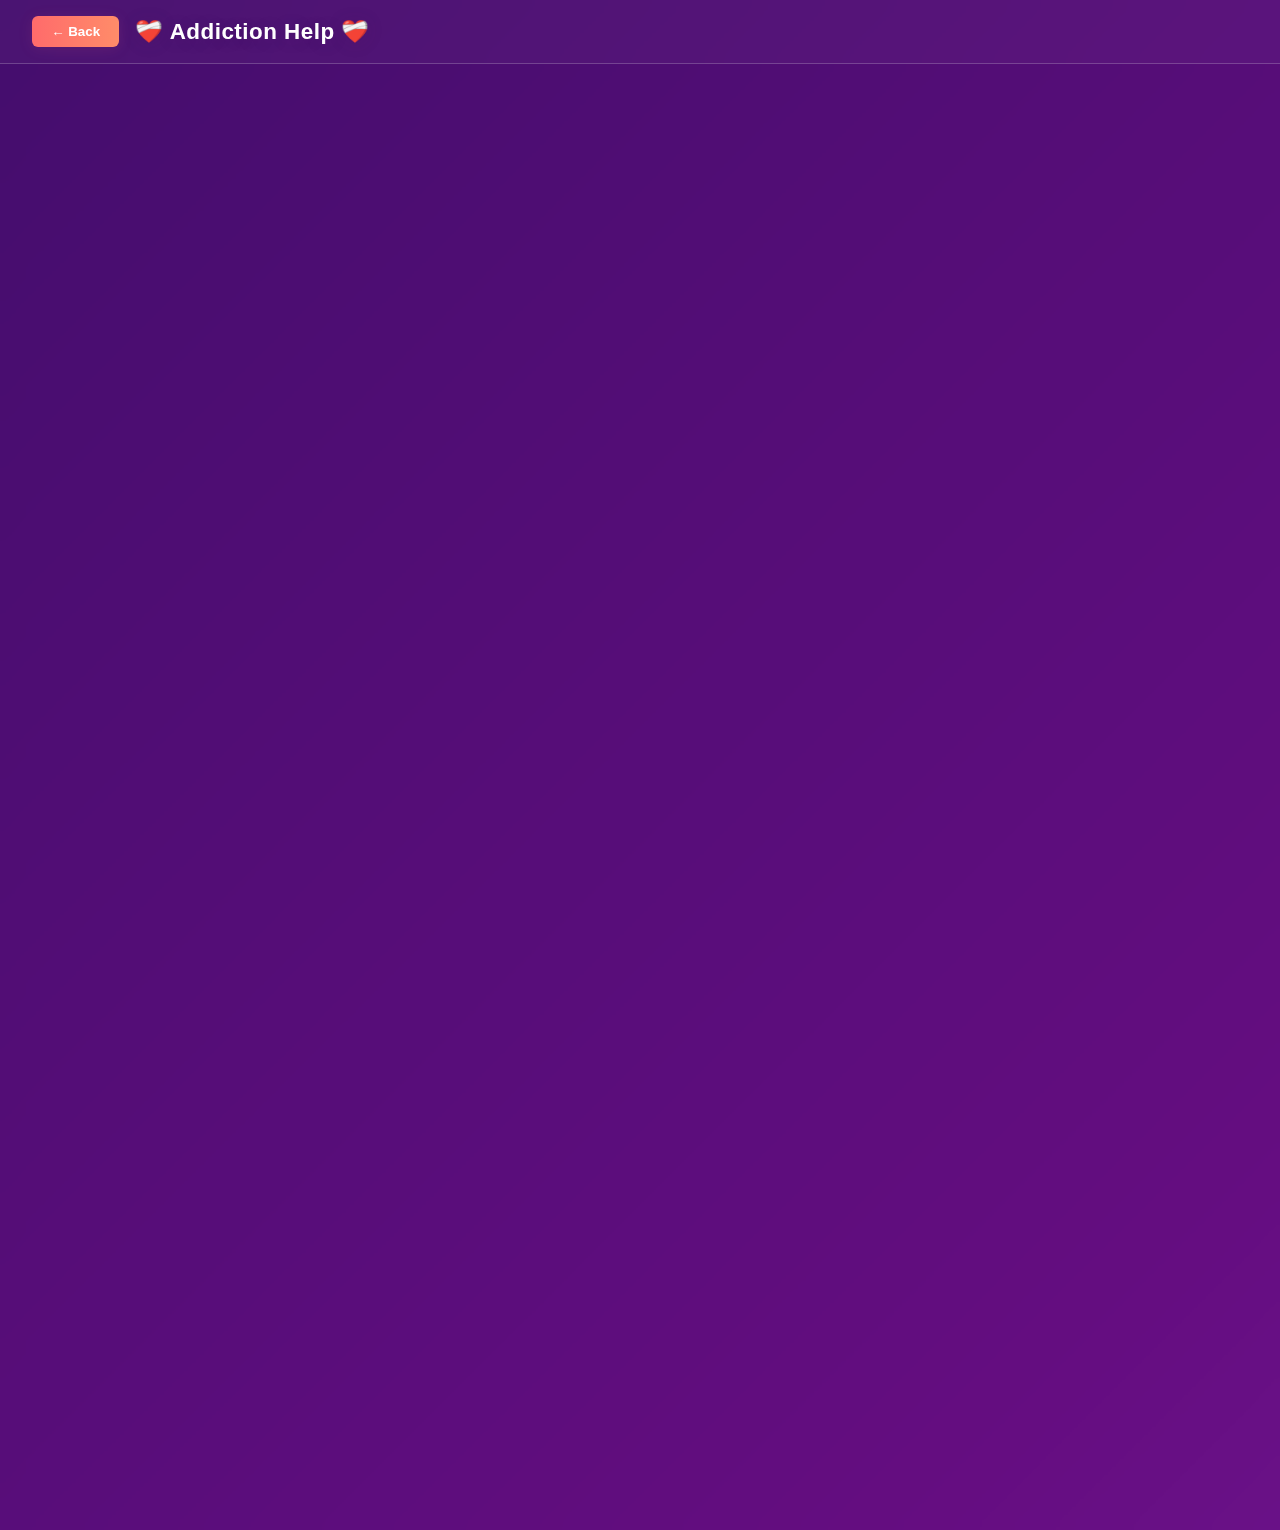
<file: addiction.html>
<!DOCTYPE html>
<html lang="en">
<head>
  <meta charset="UTF-8" />
  <meta name="viewport" content="width=device-width, initial-scale=1.0"/>
  <title>ADDICTION HELP - UMEED</title>
  <link rel="stylesheet" href="management.css"/>
  <script src="mod.js" defer></script> </head>
<body>
  <header>
    <nav class="simple-nav">
      <button onclick="window.location.href='index.html'" class="back-btn">← Back</button>
      <h2>❤️‍🩹 Addiction Help ❤️‍🩹</h2>
    </nav>
  </header>

  <main class="module-page">
    <section class="stress-section" id="addictionSection">
        <div class="stress-container">
          <h2>❤️‍🩹 Addiction Help ❤️‍🩹</h2>
          
          <div class="question-box">
            <h3 id="sobrietyTitle">🗓️ Sobriety Tracker</h3>
            <div id="progressDisplay" style="font-size: 1.5rem; font-weight: 700; color: #667eea; margin-bottom: 1.5rem;">
                </div>
            <div class="options" style="grid-template-columns: 1fr; max-width: 400px; margin: 0 auto;">
              <button class="option-btn" id="startRecoveryBtn" style="--idx: 1;">🚀 Start My Recovery</button>
              <button class="option-btn" id="relapseBtn" style="--idx: 2; background: #ffeded; color: #ff6b6b; border-color: #ff6b6b33;" title="Warning: This will reset your progress.">⚠️ Relapse - Start Fresh</button>
            </div>
          </div>
          
          <div class="question-box">
            <h3>💜 Understand Your Journey 💜</h3>
            <div class="options">
              <button class="option-btn" onclick="window.open('https://forms.gle/q1xm7j6ZHX7E4UNQ9', '_blank')" style="--idx: 3;">💊 KITNA NASHA?</button>
              <button class="option-btn" onclick="window.open('https://forms.gle/5HWQSEL2RJ9GA1TA9', '_blank')" style="--idx: 4;">🔄 BADLAAV KI SHURUAAT</button>
              <button class="option-btn" onclick="window.open('https://forms.gle/hVarXgRczK39cRrx7', '_blank')" style="--idx: 5;">💭 MANN KI BAAT</button>
            </div>
          </div>
          
          <div class="question-box">
            <h3>🤝 Community & Resources</h3>
            <div class="options">
              <button class="option-btn" onclick="window.open('https://t.me/TeamUmeed')" style="--idx: 6;">👥 Join Telegram Support Group</button>
              <button class="option-btn" onclick="openModal('registerSessionModal')" style="--idx: 7;">🔗 Register for Weekly Peer Session</button>
              <button class="option-btn" onclick="openModal('resourceLibraryModal')" style="--idx: 8;">📚 Resource Library</button>
            </div>
          </div>
        </div>
    </section>
  </main>
  
  <div id="registerSessionModal" class="modal-overlay hidden">
    <div class="modal-content">
      <button class="modal-close-btn" onclick="closeModal('registerSessionModal')">&times;</button>
      <h3 id="modalTitle">🔗 Register for Session</h3>
      <div id="modalText" style="text-align: center;">
          <p style="margin-bottom: 1.5rem;">Fill out this quick form to register for our next free weekly peer support session!</p>
          <a href="https://forms.gle/YourRegistrationFormLink" target="_blank" class="cta-button modal-footer-btn" style="margin-bottom: 1rem;">Go to Registration Form</a>
          <button class="modal-footer-btn" style="border: none; color: #667eea;" onclick="closeModal('registerSessionModal')">Maybe later</button>
      </div>
    </div>
  </div>
  
  <div id="resourceLibraryModal" class="modal-overlay hidden">
    <div class="modal-content">
      <button class="modal-close-btn" onclick="closeModal('resourceLibraryModal')">&times;</button>
      <h3 id="modalTitle">📚 Resource Library</h3>
      <div id="modalText" style="text-align: left;">
          <ul style="list-style: disc; margin-left: 1.5rem; line-height: 2;">
              <li><a href="https://drive.google.com/file/d/1f6YgzK-ojjWFqdA_Wg77u288HZEH9CCV/view?usp=sharing" target="_blank" style="color: #667eea; font-weight: 600;">Addiction and Recovery (PDF)</a></li>
              <li><a href="https://www.youtube.com/playlist?list=PLE_vQWWxgaiGoGh7Pk-6cXTPRLhOo3w99" target="_blank" style="color: #667eea; font-weight: 600;">Mindfulness YouTube Playlist</a></li>
              <li><a href="#" onclick="alert('Link to a free e-book or PDF on coping skills.')" style="color: #667eea; font-weight: 600;">Coping Skills E-Book (Free Download)</a></li>
              <li><a href="#" onclick="alert('Information about local helplines or counselors.')" style="color: #667eea; font-weight: 600;">Local Helplines & Counselors</a></li>
          </ul>
      </div>
      <button class="cta-button modal-footer-btn" onclick="closeModal('resourceLibraryModal')">Close</button>
    </div>
  </div>
  
  </body>

</html>
</file>
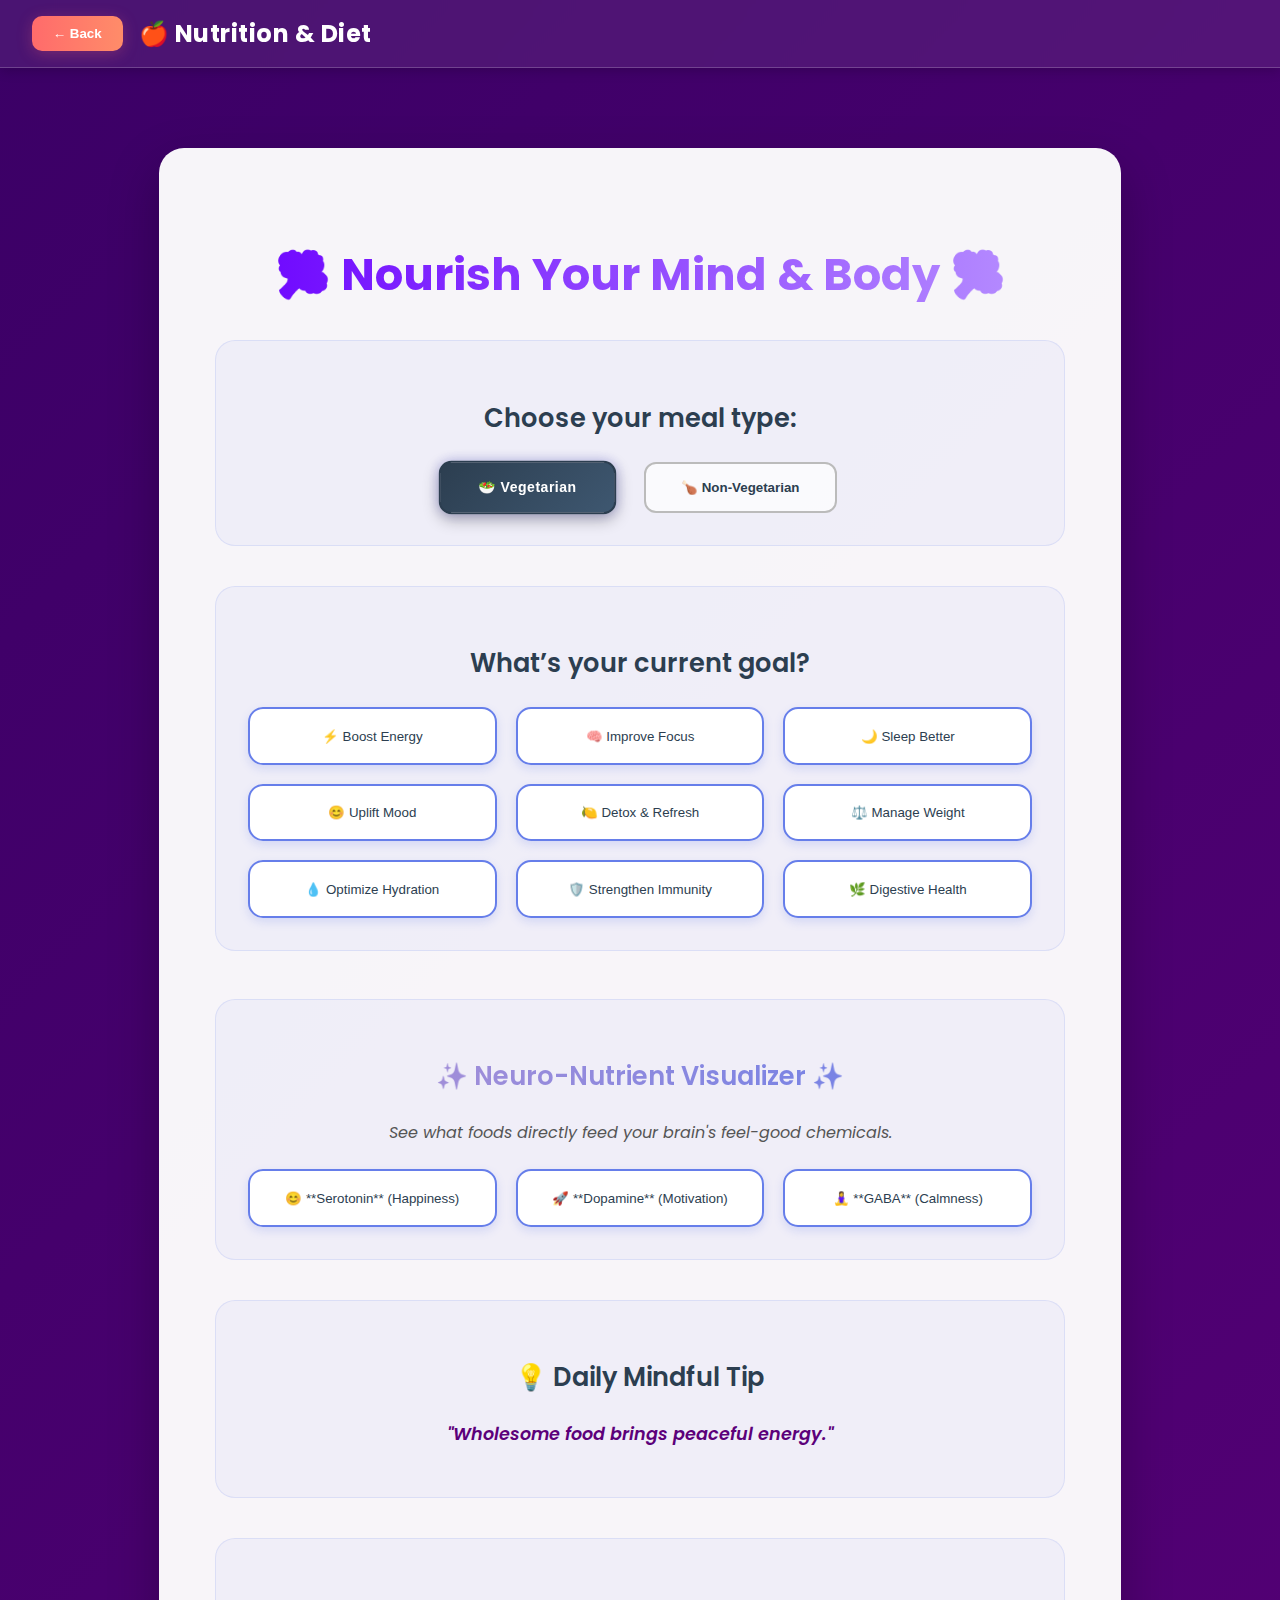
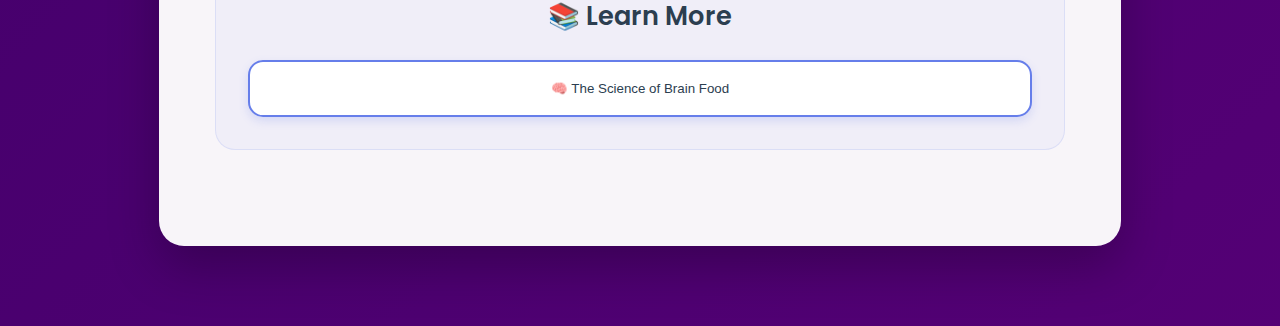
<file: nutrition.html>
<!DOCTYPE html>
<html lang="en">
<head>
  <meta charset="UTF-8" />
  <meta name="viewport" content="width=device-width, initial-scale=1.0"/>
  <title>NUTRITION & DIET - UMEED</title>

  <link rel="stylesheet" href="nutrition.css"/>

  <script defer src="mod.js"></script>
</head>

<body>
  <header>
    <nav class="simple-nav">
      <button onclick="window.location.href='index.html'" class="back-btn">← Back</button>
      <h2>🍎 Nutrition & Diet</h2>
    </nav>
  </header>

  <main class="module-page">
    <section class="nutrition-section">
      <div class="nutrition-container">
        <h2>🥦 Nourish Your Mind & Body 🥦</h2>

        <div class="question-box">
          <h3>Choose your meal type:</h3>
          <div class="toggle-buttons">
            <button id="vegBtn" class="toggle-btn active" onclick="setType('veg')">🥗 Vegetarian</button>
            <button id="nonvegBtn" class="toggle-btn" onclick="setType('nonveg')">🍗 Non-Vegetarian</button>
          </div>
        </div>

        <div class="question-box">
          <h3>What’s your current goal?</h3>
          <div class="options">
            <button class="option-btn" onclick="showDish('energy')">⚡ Boost Energy</button>
            <button class="option-btn" onclick="showDish('focus')">🧠 Improve Focus</button>
            <button class="option-btn" onclick="showDish('sleep')">🌙 Sleep Better</button>
            <button class="option-btn" onclick="showDish('mood')">😊 Uplift Mood</button>
            <button class="option-btn" onclick="showDish('detox')">🍋 Detox & Refresh</button>
            <button class="option-btn" onclick="showDish('weight')">⚖️ Manage Weight</button>
            <button class="option-btn" onclick="showDish('hydration')">💧 Optimize Hydration</button>
            <button class="option-btn" onclick="showDish('immunity')">🛡️ Strengthen Immunity</button>
            <button class="option-btn" onclick="showDish('digestive')">🌿 Digestive Health</button>
          </div>
        </div>

        <div class="question-box" style="margin-top: 3rem;">
          <h3 style="background: linear-gradient(90deg, #b393d3, #667eea); -webkit-background-clip: text; -webkit-text-fill-color: transparent;">
            ✨ Neuro-Nutrient Visualizer ✨
          </h3>
          <p style="color: #555; font-style: italic; margin-bottom: 1.5rem;">See what foods directly feed your brain's feel-good chemicals.</p>
          <div class="options neuro-options" style="grid-template-columns: repeat(auto-fit, minmax(200px, 1fr));">
            <button class="option-btn neuro-btn" onclick="openNeuroFact('serotonin')">
                <span class="icon-placeholder">😊</span>
                **Serotonin** (Happiness)
            </button>
            <button class="option-btn neuro-btn" onclick="openNeuroFact('dopamine')">
                <span class="icon-placeholder">🚀</span>
                **Dopamine** (Motivation)
            </button>
            <button class="option-btn neuro-btn" onclick="openNeuroFact('gaba')">
                <span class="icon-placeholder">🧘‍♀️</span>
                **GABA** (Calmness)
            </button>
          </div>
        </div>
        <div class="question-box" id="dailyReminderBox">
          <h3>💡 Daily Mindful Tip</h3>
          <div id="reminderContent" style="font-style: italic; color: #7f8c8d;"></div>
        </div>

        <div class="question-box">
          <h3>📚 Learn More</h3>
          <div class="options" style="grid-template-columns: 1fr;">
            <button class="option-btn" onclick="openNutritionFacts()">🧠 The Science of Brain Food</button>
          </div>
        </div>

      </div>
    </section>
  </main>
    
  <div id="neuroFactModal" class="modal-overlay hidden">
    <div class="modal-content">
      <button class="modal-close-btn" onclick="closeModal('neuroFactModal')">&times;</button>
      <h3 id="neuroTitle">Brain Chemical: X</h3>
      <div id="neuroText" style="text-align:left;"></div>
      <button class="modal-footer-btn" onclick="closeModal('neuroFactModal')">Got it!</button>
    </div>
  </div>
    
  <div id="suggestionModal" class="modal-overlay hidden">
    <div class="modal-content">
      <button class="modal-close-btn" onclick="closeSuggestionModal()">&times;</button>
      <h3 id="modalTitle">Your Meal Suggestion</h3>
      <div id="modalText"></div>
      <button class="modal-footer-btn" onclick="closeSuggestionModal()">Got it!</button>
    </div>
  </div>

  <div id="nutritionFactsModal" class="modal-overlay hidden">
    <div class="modal-content">
      <button class="modal-close-btn" onclick="closeModal('nutritionFactsModal')">&times;</button>
      <h3 style="color:#7b1fa2;">🧠 Science of Brain Food</h3>
      <div id="nutritionText" style="text-align:left;"></div>
      <button class="modal-footer-btn" onclick="closeModal('nutritionFactsModal')">Close</button>
    </div>
  </div>
</body>
</file>
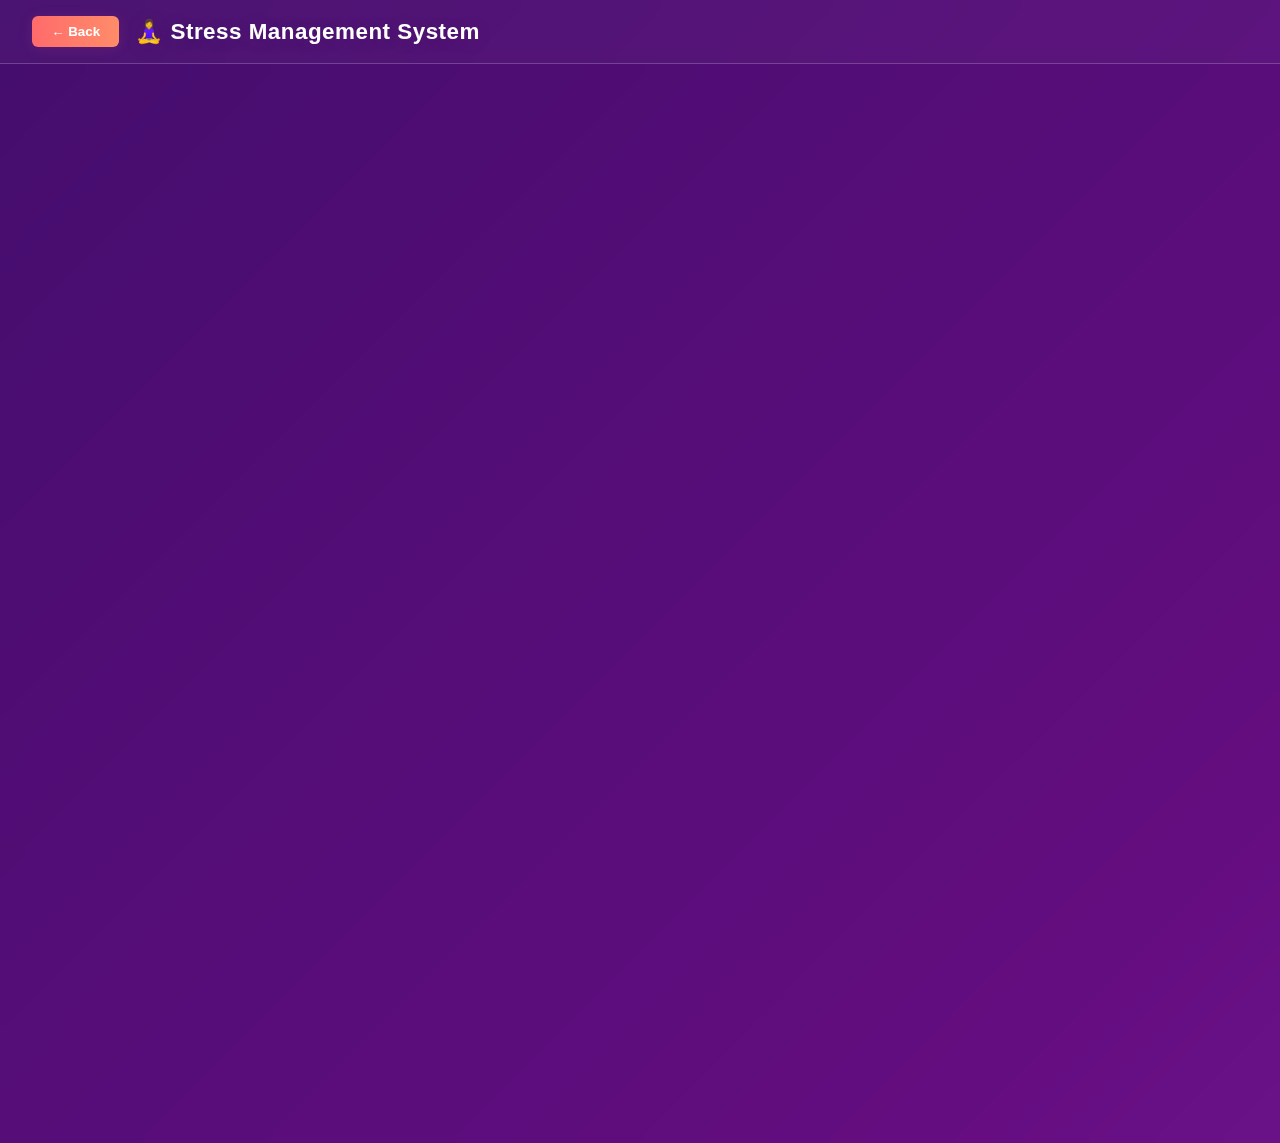
<file: stress.html>
<!DOCTYPE html>
<html lang="en">
<head>
  <meta charset="UTF-8" />
  <meta name="viewport" content="width=device-width, initial-scale=1.0"/>
  <title>STRESS MANAGE - UMEED</title>
  <link rel="stylesheet" href="management.css"/>
  <script src="mod.js" defer></script>
</head>
<body>
  <header>
    <nav class="simple-nav">
      <button onclick="window.location.href='index.html'" class="back-btn">← Back</button>
      <h2>🧘‍♀️ Stress Management System</h2>
    </nav>
  </header> 

  <main class="module-page">
    <section class="stress-section" id="stressSection">
      <div class="stress-container">
        <h2>🧠 Calm the racing mind 🧠</h2>

        <div class="question-box" data-question-id="q1">
          <h3>Q1. In the past month, how has your interest or enjoyment in activities changed?</h3>
          <div class="options" style="grid-template-columns: 1fr;">
            <button class="option-btn" data-option-key="hobbyA" onclick="handleQuestionSelection(this, 'hobbyA')">A. I enjoy things like before; I still make time for hobbies and socializing.</button>
            <button class="option-btn" data-option-key="hobbyB" onclick="handleQuestionSelection(this, 'hobbyB')">B. I’m a little less interested but still join in sometimes.</button>
            <button class="option-btn" data-option-key="hobbyC" onclick="handleQuestionSelection(this, 'hobbyC')">C. I often avoid activities I used to like and feel boredom about them.</button>
            <button class="option-btn" data-option-key="hobbyD" onclick="handleQuestionSelection(this, 'hobbyD')">D. I’ve lost interest in almost everything and rarely do anything enjoyable.</button>
          </div>
        </div>

        <div class="journal-box" style="text-align: center; margin-top: 2rem;">
            <div style="display: flex; justify-content: center; gap: 1rem; flex-wrap: wrap;">
                <button class="option-btn" onclick="openJournal()" style="flex: 1 1 300px; max-width: 400px; padding: 1rem 1.5rem; text-align: center;">🪞 Write to Yourself</button>
                
                <button class="option-btn" onclick="openAllSuggestions()" style="flex: 1 1 300px; max-width: 400px; padding: 1rem 1.5rem; text-align: center; border-color: #667eea; color: #667eea;">
                    📚 View All Suggestions
                </button>
            </div>
        </div>
        
      </div>
    </section>
  </main>
  
  <div id="suggestionModal" class="modal-overlay hidden">
    <div class="modal-content">
      <button class="modal-close-btn" onclick="closeSuggestionModal()">&times;</button>
      <h3 id="modalTitle">Suggestion</h3>
      <div id="modalText"></div>
      <button class="cta-button modal-footer-btn" onclick="closeSuggestionModal()">Got it!</button>
    </div>
  </div>

  <div id="moodHistoryModal" class="modal-overlay hidden">
    <div class="modal-content">
      <button class="modal-close-btn" onclick="closeMoodHistory()">&times;</button>
      <h3>🗓️ Your Mood History</h3>
      <ul id="moodList" style="text-align:left; line-height:1.8; list-style:none; padding:0;"></ul
      <button class="cta-button modal-footer-btn" onclick="closeMoodHistory()">Close</button>
    </div>
  </div>

  <div id="allSuggestionsModal" class="modal-overlay hidden">
    <div class="modal-content" style="max-width: 600px;">
      <button class="modal-close-btn" onclick="closeModal('allSuggestionsModal')">&times;</button>
      <h3 style="color: #667eea;">📚 All Past Suggestions</h3>
      <div id="allSuggestionsList" style="max-height: 400px; overflow-y: auto; padding-right: 15px; text-align: left;">
        </div>
      <button class="cta-button modal-footer-btn" onclick="closeModal('allSuggestionsModal')">Got it!</button>
    </div>
  </div>
  <div id="journalModal" class="modal-overlay hidden">
    <div class="modal-content">
      <button class="modal-close-btn" onclick="closeJournal()">&times;</button>
      <h3 style="color: #667eea;">🪞 Mirror Journal</h3>
      <textarea id="journalText" placeholder="What would you like to tell yourself today?" style="width:100%;height:100px;padding:1rem;border-radius:12px;border:1px solid #ccc;margin-bottom:1rem;"></textarea>
      
      <div style="display: flex; justify-content: space-between; gap: 1rem;">
        <button class="modal-footer-btn" style="flex: 1; border: 2px solid #ff6b6b; color: #ff6b6b; font-size: 0.8rem; text-transform: none;" 
                onclick="closeModal('journalModal'); openFullJournalHistory();">
            📝 View All Entries
        </button>
        <button class="cta-button modal-footer-btn" style="flex: 2; margin-top: 0;" onclick="saveJournal()">Save Entry</button> 
      </div>

      <div id="journalHistory" style="margin-top:1rem;text-align:left;font-size:0.95rem;"></div>
    </div>
  </div>
  
  <div id="fullJournalHistoryModal" class="modal-overlay hidden">
    <div class="modal-content">
      <button class="modal-close-btn" onclick="closeModal('fullJournalHistoryModal')">&times;</button>
      <h3>📝 All Journal Entries</h3>
      <ul id="fullJournalList" style="text-align:left; line-height:1.8; list-style:none; padding:0; max-height: 300px; overflow-y: auto;"></ul>
      <button class="cta-button modal-footer-btn" onclick="closeModal('fullJournalHistoryModal')">Close</button>
    </div>
  </div>
</body>
</html>
</file>
<file: management.css>
/* ---------- Animations ---------- */
@keyframes fadeInUp {
  from {
    opacity: 0;
    transform: translateY(40px);
  }
  to {
    opacity: 1;
    transform: translateY(0);
  }
}
/* Hide scrollbar while keeping scroll functional */
html, body {
  overflow-y: scroll;
  scrollbar-width: none; /* Firefox */
  -ms-overflow-style: none; /* IE and Edge */
}

html::-webkit-scrollbar,
body::-webkit-scrollbar {
  display: none; /* Chrome, Safari, Opera */
}

/* Lenis compatibility */
html.lenis.lenis-smooth {
  overflow: hidden; /* hide default scroll behavior */
}

@keyframes floating {
  0% { transform: translateY(0);}
  50% { transform: translateY(-10px);}
  100% { transform: translateY(0);}
}

@keyframes gradientBG {
  0% {
    background-position: 0% 50%;
  }
  50% {
    background-position: 100% 50%;
  }
  100% {
    background-position: 0% 50%;
  }
}

/* ---------- Global Styles ---------- */
body {
  margin: 0;
  font-family: "Inter", sans-serif;
  background: linear-gradient(135deg, #3b0066, #5c007a, #7b1fa2, #3b0066 85%);
  background-size: 300% 300%;
  color: #ffffff;
  min-height: 100vh;
  display: flex;
  flex-direction: column;
  animation: gradientBG 15s ease-in-out infinite;
}

h1, h2, h3 {
  color: #fff;
  font-weight: 700;
  letter-spacing: 0.5px;
  text-shadow: 0 2px 18px rgba(64,0,64,0.15);
  animation: fadeInUp 1s ease;
}

a {
  text-decoration: none;
  color: inherit;
  transition: color 0.25s;
}
a:hover {
  color: #a476ff;
  text-shadow: 0 2px 10px rgba(164, 118, 255, 0.13);
}

/* ---------- Navigation ---------- */
.simple-nav {
  display: flex;
  align-items: center;
  justify-content: flex-start;
  background: rgba(255, 255, 255, 0.08);
  backdrop-filter: blur(12px);
  padding: 1rem 2rem;
  border-bottom: 1px solid rgba(255, 255, 255, 0.2);
  animation: fadeInUp 900ms cubic-bezier(0.23,0.6,0.52,1.34);
}

.simple-nav h2 {
  margin: 0;
  font-size: 1.4rem;
  letter-spacing: 0.5px;
  animation: floating 3.5s ease-in-out infinite;
}

.back-btn {
  background: linear-gradient(90deg, #ff6b6b, #ff8c69);
  border: none;
  color: #fff;
  padding: 0.5rem 1.2rem;
  border-radius: 6px;
  margin-right: 1rem;
  font-weight: 600;
  cursor: pointer;
  box-shadow: 0 2px 15px rgba(255, 108, 107, 0.10);
  transition: all 0.3s cubic-bezier(.42,0,.74,1.14), box-shadow 0.6s cubic-bezier(.42,0,.74,1.14);
  position: relative;
  overflow: hidden;
}
.back-btn::after {
  content: '';
  position: absolute;
  left: 0; top: 0;
  width: 100%;
  height: 100%;
  background: radial-gradient(circle, #fff3 40%, transparent 70%);
  opacity: 0;
  pointer-events: none;
  transition: opacity 0.4s cubic-bezier(.42,0,.74,1.14);
}
.back-btn:active::after {
  opacity: 1;
}
.back-btn:hover, .back-btn:focus {
  transform: translateY(-2px) scale(1.02) rotate(-1deg);
  background: linear-gradient(90deg, #ff4b4b, #ff7c58);
  box-shadow: 0 8px 24px rgba(255,75,75,0.11);
}

/* ---------- Section & Containers ---------- */
.stress-section {
  padding: 6rem 2rem;
  background: rgba(255, 255, 255, 0.05);
  backdrop-filter: blur(10px);
  animation: fadeInUp 1s ease;
}
.stress-container {
  max-width: 900px;
  margin: 0 auto;
  background: rgba(255, 255, 255, 0.95);
  backdrop-filter: blur(10px);
  padding: 4rem;
  border-radius: 25px;
  color: #2c3e50;
  box-shadow: 0 20px 50px rgba(0, 0, 0, 0.13), 0 1.5px 8px 2px #6e51b510;
  border: 1px solid rgba(255, 255, 255, 0.2);
  /* Entry animation */
  opacity: 0;
  animation: fadeInUp 1.2s 0.3s both;
}
.stress-section h2 {
  text-align: center;
  font-size: 2.8rem;
  font-weight: 700;
  color: #2c3e50;
  margin-bottom: 2rem;
  background: linear-gradient(90deg, #6b00ff, #b993ff);
  background-clip: text;
  -webkit-background-clip: text;
  -webkit-text-fill-color: transparent;
  animation: glowText 3s ease-in-out infinite alternate;
}

@keyframes glowText {
  from { text-shadow: 0 0 10px rgba(187, 134, 252, 0.2); }
  to { text-shadow: 0 0 20px rgba(187, 134, 252, 0.5); }
}

/* ---------------- QUESTION BOX ---------------- */
.question-box {
  margin-bottom: 2.5rem;
  text-align: center;
  background: rgba(102,126,234,0.05);
  border: 1px solid rgba(102,126,234,0.15);
  padding: 2rem;
  border-radius: 20px;
  transition: box-shadow 0.3s ease;
}
.question-box:hover {
  box-shadow: 0 8px 22px rgba(102,126,234,0.15);
}
.question-box h3 {
  color: #2c3e50;
  font-size: 1.6rem;
  font-weight: 600;
  margin-bottom: 1.5rem;
}

.options {
  display: grid;
  grid-template-columns: repeat(auto-fit, minmax(300px, 1fr));
  gap: 1.5rem;
}

/* --------- Buttons w/ Animations --------- */
.option-btn {
  background: white;
  color: #2c3e50;
  padding: 1.5rem;
  border: 2px solid rgba(102, 126, 234, 0.2);
  border-radius: 15px;
  font-size: 1.1rem;
  cursor: pointer;
  font-family: 'Inter', sans-serif;
  font-weight: 500;
  transition: 
    color 0.28s cubic-bezier(0.4,0.2,0.4,1.7),
    background 0.38s cubic-bezier(0.4,0.2,0.4,1.7),
    border-color 0.31s cubic-bezier(0.4,0.2,0.4,1.7),
    box-shadow 0.28s cubic-bezier(0.3,0.75,0.4,1.59),
    transform 0.23s cubic-bezier(0.645,0.045,0.355,1);
  text-align: left;
  position: relative;
  overflow: hidden;
  z-index: 1;
  box-shadow: 0 2px 8px rgba(102,126,234,0.075);
  opacity: 0;
  animation: fadeInUp 0.63s both;
  animation-delay: calc(var(--idx, 1) * 0.09s + 1.1s);
}
.options .option-btn:nth-child(1) { --idx: 1; }
.options .option-btn:nth-child(2) { --idx: 2; }
.options .option-btn:nth-child(3) { --idx: 3; }
.options .option-btn:nth-child(4) { --idx: 4; }
.options .option-btn:nth-child(5) { --idx: 5; }
.options .option-btn:nth-child(6) { --idx: 6; }
.options .option-btn:nth-child(7) { --idx: 7; }
.options .option-btn:nth-child(8) { --idx: 8; }

.option-btn::before {
  content: '';
  position: absolute;
  top: 0;
  left: -100%;
  width: 100%;
  height: 100%;
  background: linear-gradient(135deg, rgba(102, 126, 234, 0.17), rgba(118, 75, 162, 0.18), rgba(190,160,255,0.09));
  transition: left 0.36s cubic-bezier(.61,.3,.67,1.16);
  z-index: 0;
}
.option-btn:hover::before, .option-btn:focus::before {
  left: 0;
}
.option-btn:hover, .option-btn:focus {
  transform: translateY(-3px) scale(1.024) rotate(-0.8deg);
  box-shadow: 0 10px 25px rgba(102, 126, 234, 0.22),
              0 2px 26px 0px #a08be92e;
  border-color: #667eea;
  color: #667eea;
  outline: none;
}
.option-btn:active {
  transform: scale(0.97) translateY(0);
  background: #f2edfd;
}

/* ---------- Responsive ---------- */
@media (max-width: 768px) {
  .module-page {
    padding: 2rem 1.2rem;
  }

  .module-page h1 {
    font-size: 2rem;
  }

  .simple-nav {
    flex-direction: column;
    align-items: flex-start;
  }

  .back-btn {
    margin-bottom: 0.5rem;
  }
  .stress-container {
    padding: 2.3rem 1.15rem;
  }
  .question-box {
    padding: 1.2rem;
  }
}

/* (Existing CSS content...) */

/* ---------- Modal Styles ---------- */
.modal-overlay {
  position: fixed;
  top: 0;
  left: 0;
  width: 100%;
  height: 100%;
  background-color: rgba(0, 0, 0, 0.7); /* Dark semi-transparent overlay */
  backdrop-filter: blur(4px); /* Blur effect for the background */
  z-index: 1000;
  display: flex;
  align-items: center;
  justify-content: center;
  /* Animation for appearance */
  opacity: 1;
  transition: opacity 0.3s ease;
}

.modal-overlay.hidden {
  opacity: 0;
  pointer-events: none; /* Allows clicks on elements below when hidden */
}

.modal-content {
  background: #ffffff;
  color: #2c3e50;
  padding: 3rem 2.5rem;
  border-radius: 20px;
  max-width: 500px;
  width: 90%;
  position: relative;
  box-shadow: 0 15px 40px rgba(0, 0, 0, 0.4), 0 0 0 10px rgba(255, 255, 255, 0.1);
  transform: scale(1);
  transition: transform 0.3s ease-out, opacity 0.3s ease-out;
  animation: fadeInUp 0.5s ease-out;
}

.modal-close-btn {
  position: absolute;
  top: 15px;
  right: 15px;
  background: none;
  border: none;
  color: #2c3e50;
  font-size: 2.5rem;
  cursor: pointer;
  line-height: 1;
  transition: transform 0.2s;
}

.modal-close-btn:hover {
  color: #ff6b6b;
  transform: rotate(90deg);
}

#modalTitle {
  font-size: 1.8rem;
  font-weight: 700;
  margin-bottom: 1rem;
  color: #667eea;
  text-align: center;
  text-shadow: none; /* Override h3 style from global */
  animation: none; /* Override h3 style from global */
}

#modalText {
  font-size: 1.1rem;
  line-height: 1.6;
  margin-bottom: 2rem;
  text-align: center;
}

.modal-footer-btn {
  /* Inherits .cta-button styles */
  margin-top: 0;
  display: block; /* Make it take full width of modal content */
  width: 100%;
  text-align: center;
}

.modal-footer-btn {
  padding: 0.75rem 1.5rem;
  border-radius: 25px;
  font-weight: 600;
  border: none;
  font-family: "Inter", sans-serif;
  transition: all 0.3s ease;
  cursor: pointer;
  font-size: 0.9rem;
  text-transform: uppercase;
  letter-spacing: 0.5px;
  background: transparent;
  color: #2c3e50;
  border: 2px solid #667eea;
}
.modal-footer-btn:hover {
  background: #667eea;
  color: white;
  transform: translateY(-2px);
  box-shadow: 0 6px 20px rgba(102, 126, 234, 0.3);
}
</file>
<file: nutrition.css>
/* ---------------- GLOBAL ---------------- */
@import url('https://fonts.googleapis.com/css2?family=Poppins:wght@400;600;700&display=swap');
/* Hide scrollbar while keeping scroll functional */
html, body {
    overflow-y: scroll;
    scrollbar-width: none; /* Firefox */
    -ms-overflow-style: none; /* IE and Edge */
  }
  
  html::-webkit-scrollbar,
  body::-webkit-scrollbar {
    display: none; /* Chrome, Safari, Opera */
  }
  
  /* Lenis compatibility */
  html.lenis.lenis-smooth {
    overflow: hidden; /* hide default scroll behavior */
  }
  
body {
  margin: 0;
  font-family: "Poppins", sans-serif;
  background: linear-gradient(135deg, #3b0066, #5c007a, #7b1fa2, #3b0066);
  background-size: 400% 400%;
  color: #ffffff;
  animation: gradientBG 15s ease-in-out infinite;
  min-height: 100vh;
  display: flex;
  flex-direction: column;
}

/* Gradient Motion */
@keyframes gradientBG {
  0% { background-position: 0% 50%; }
  50% { background-position: 100% 50%; }
  100% { background-position: 0% 50%; }
}

/* ---------------- NAVIGATION ---------------- */
.simple-nav {
  display: flex;
  align-items: center;
  justify-content: flex-start;
  background: rgba(255, 255, 255, 0.08);
  backdrop-filter: blur(12px);
  padding: 1rem 2rem;
  border-bottom: 1px solid rgba(255,255,255,0.2);
  box-shadow: 0 2px 12px rgba(0,0,0,0.2);
}

.simple-nav h2 {
  margin: 0;
  font-size: 1.5rem;
  font-weight: 700;
  letter-spacing: 0.5px;
  animation: float 3.5s ease-in-out infinite;
}

/* Button glow effect */
.back-btn {
  background: linear-gradient(90deg, #ff6b6b, #ff8c69);
  border: none;
  color: #fff;
  padding: 0.6rem 1.3rem;
  border-radius: 10px;
  margin-right: 1rem;
  font-weight: 600;
  cursor: pointer;
  box-shadow: 0 3px 15px rgba(255,108,107,0.25);
  transition: all 0.35s ease;
}
.back-btn:hover {
  transform: translateY(-2px) scale(1.05);
  background: linear-gradient(90deg, #ff4b4b, #ff7c58);
  box-shadow: 0 6px 25px rgba(255,75,75,0.4);
}

/* Floating title animation */
@keyframes float {
  0% { transform: translateY(0px); }
  50% { transform: translateY(-6px); }
  100% { transform: translateY(0px); }
}

/* ---------------- MAIN CONTAINER ---------------- */
.nutrition-section {
  padding: 5rem 2rem;
  display: flex;
  justify-content: center;
  align-items: flex-start;
  flex-grow: 1;
  animation: fadeIn 1s ease both;
}

.nutrition-container {
  background: rgba(255,255,255,0.96);
  color: #2c3e50;
  padding: 3.5rem;
  border-radius: 25px;
  max-width: 850px;
  width: 100%;
  box-shadow: 0 20px 50px rgba(0,0,0,0.25);
  animation: popIn 1.2s cubic-bezier(0.23, 1, 0.32, 1);
  transition: transform 0.3s ease;
}
.nutrition-container:hover {
  transform: scale(1.02);
}

/* Subtle animations */
@keyframes fadeIn {
  from { opacity: 0; transform: translateY(30px); }
  to { opacity: 1; transform: translateY(0); }
}

@keyframes popIn {
  0% { transform: scale(0.93); opacity: 0; }
  100% { transform: scale(1); opacity: 1; }
}

/* ---------------- HEADINGS ---------------- */
.nutrition-container h2 {
  text-align: center;
  font-size: 2.8rem;
  font-weight: 700;
  color: #2c3e50;
  margin-bottom: 2rem;
  background: linear-gradient(90deg, #6b00ff, #b993ff);
  background-clip: text;
  -webkit-background-clip: text;
  -webkit-text-fill-color: transparent;
  animation: glowText 3s ease-in-out infinite alternate;
}

@keyframes glowText {
  from { text-shadow: 0 0 10px rgba(187, 134, 252, 0.2); }
  to { text-shadow: 0 0 20px rgba(187, 134, 252, 0.5); }
}

/* ---------------- QUESTION BOX ---------------- */
.question-box {
  margin-bottom: 2.5rem;
  text-align: center;
  background: rgba(102,126,234,0.05);
  border: 1px solid rgba(102,126,234,0.15);
  padding: 2rem;
  border-radius: 20px;
  transition: box-shadow 0.3s ease;
}
.question-box:hover {
  box-shadow: 0 8px 22px rgba(102,126,234,0.15);
}
.question-box h3 {
  color: #2c3e50;
  font-size: 1.6rem;
  font-weight: 600;
  margin-bottom: 1.5rem;
}

/* ---------------- TOGGLE BUTTONS ---------------- */
.toggle-buttons {
  display: flex;
  justify-content: center;
  gap: 2rem;
}

.toggle-btn {
  background: rgba(255,255,255,0.7);
  color: #2c3e50;
  padding: 1rem 2.2rem;
  border: 2px solid #bbb;
  border-radius: 12px;
  font-weight: 600;
  cursor: pointer;
  transition: all 0.35s ease, box-shadow 0.4s ease;
}
.toggle-btn:hover {
  transform: translateY(-3px);
  box-shadow: 0 8px 20px rgba(0,0,0,0.15);
}

.toggle-btn.active {
  background: linear-gradient(135deg, #2c3e50, #3e5770);
  color: #fff;
  border-color: #2c3e50;
  box-shadow: 0 5px 15px rgba(0,0,0,0.3), 0 0 10px rgba(100,100,255,0.3);
  transform: scale(1.05);
  letter-spacing: 0.5px;
}

/* ---------------- GOAL BUTTONS ---------------- */
.options {
  display: grid;
  grid-template-columns: repeat(auto-fit, minmax(220px, 1fr));
  gap: 1.2rem;
}

.option-btn {
  background: white;
  border: 2px solid #667eea;
  color: #2c3e50;
  border-radius: 15px;
  padding: 1.2rem;
  cursor: pointer;
  font-weight: 500;
  box-shadow: 0 4px 10px rgba(102,126,234,0.2);
  transition: all 0.35s ease;
  position: relative;
  overflow: hidden;
}
.option-btn:hover {
  background: linear-gradient(135deg, #667eea, #764ba2);
  color: white;
  transform: translateY(-3px);
  box-shadow: 0 10px 25px rgba(102,126,234,0.45);
}
.option-btn::before {
  content: '';
  position: absolute;
  top: 0; left: -100%;
  width: 100%; height: 100%;
  background: rgba(255,255,255,0.15);
  transition: left 0.4s ease;
}
.option-btn:hover::before {
  left: 0;
}

/* ---------------- MODAL ---------------- */
.modal-overlay {
  position: fixed;
  top: 0; left: 0;
  width: 100%; height: 100%;
  background: rgba(0,0,0,0.7);
  backdrop-filter: blur(6px);
  display: flex;
  justify-content: center;
  align-items: center;
  z-index: 1000;
  animation: fadeIn 0.5s ease both;
}
.modal-overlay.hidden {
  display: none;
}

.modal-content {
  background: #ffffff;
  color: #2c3e50;
  padding: 2.5rem;
  border-radius: 20px;
  width: 90%;
  max-width: 700px; 
  text-align: center;
  box-shadow: 0 20px 45px rgba(0,0,0,0.4);
  animation: modalPop 0.5s cubic-bezier(0.23, 1, 0.32, 1);
  position: relative;
  
  /* ADDED FOR SCROLLABILITY */
  max-height: 90vh; /* Limits height to 90% of viewport height */
  overflow-y: auto; /* Enables vertical scrolling when content exceeds max-height */
  /* Hide scrollbar within modal for clean look */
  scrollbar-width: none; /* Firefox */
  -ms-overflow-style: none; /* IE and Edge */
}
/* Hide scrollbar within modal for Chrome, Safari, Opera */
.modal-content::-webkit-scrollbar {
    display: none;
}

@keyframes modalPop {
  0% { transform: scale(0.8) translateY(30px); opacity: 0; }
  100% { transform: scale(1) translateY(0); opacity: 1; }
}

.modal-close-btn {
  position: absolute;
  top: 10px;
  right: 15px;
  background: none;
  border: none;
  font-size: 2rem;
  color: #555;
  cursor: pointer;
  transition: transform 0.3s ease, color 0.3s ease;
}
.modal-close-btn:hover {
  color: #ff6b6b;
  transform: rotate(90deg);
}

.modal-footer-btn {
  padding: 0.8rem 1.5rem;
  border-radius: 25px;
  font-weight: 600;
  border: 2px solid #667eea;
  background: transparent;
  color: #2c3e50;
  cursor: pointer;
  transition: all 0.3s ease;
  font-size: 1rem;
  text-transform: uppercase;
  letter-spacing: 0.5px;
}
.modal-footer-btn:hover {
  background: #667eea;
  color: white;
  box-shadow: 0 5px 20px rgba(102,126,234,0.3);
  transform: translateY(-2px);
}
</file>
